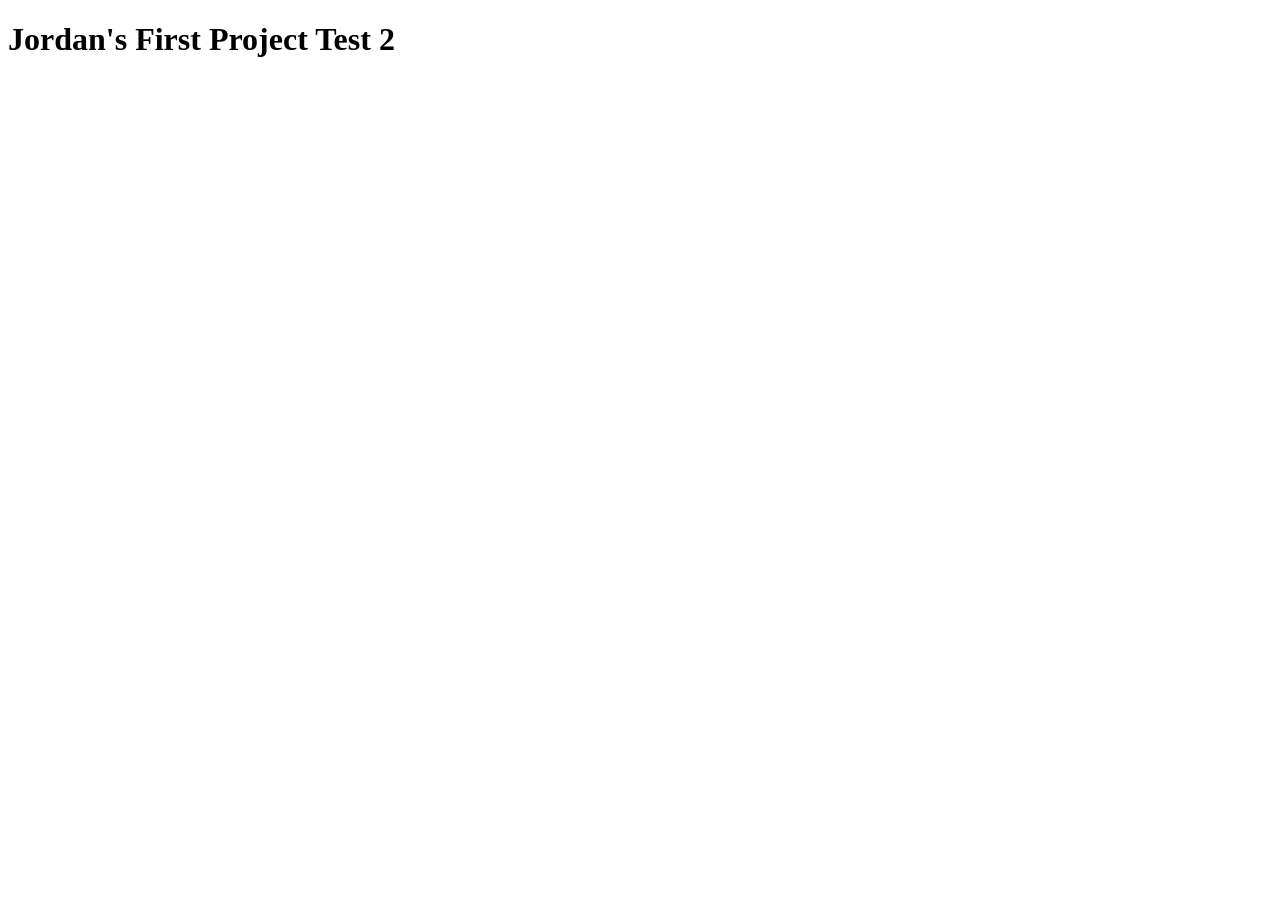
<file: index.html>
<!DOCTYPE html>
<html lang="en">
<head>
    <meta charset="UTF-8">
    <meta http-equiv="X-UA-Compatible" content="IE=edge">
    <meta name="viewport" content="width=device-width, initial-scale=1.0">
    <title>Document</title>
</head>
<body>
    <div class="container">
        <h1>Jordan's First Project Test 2</h1>
    </div>
</body>
</html>
</file>
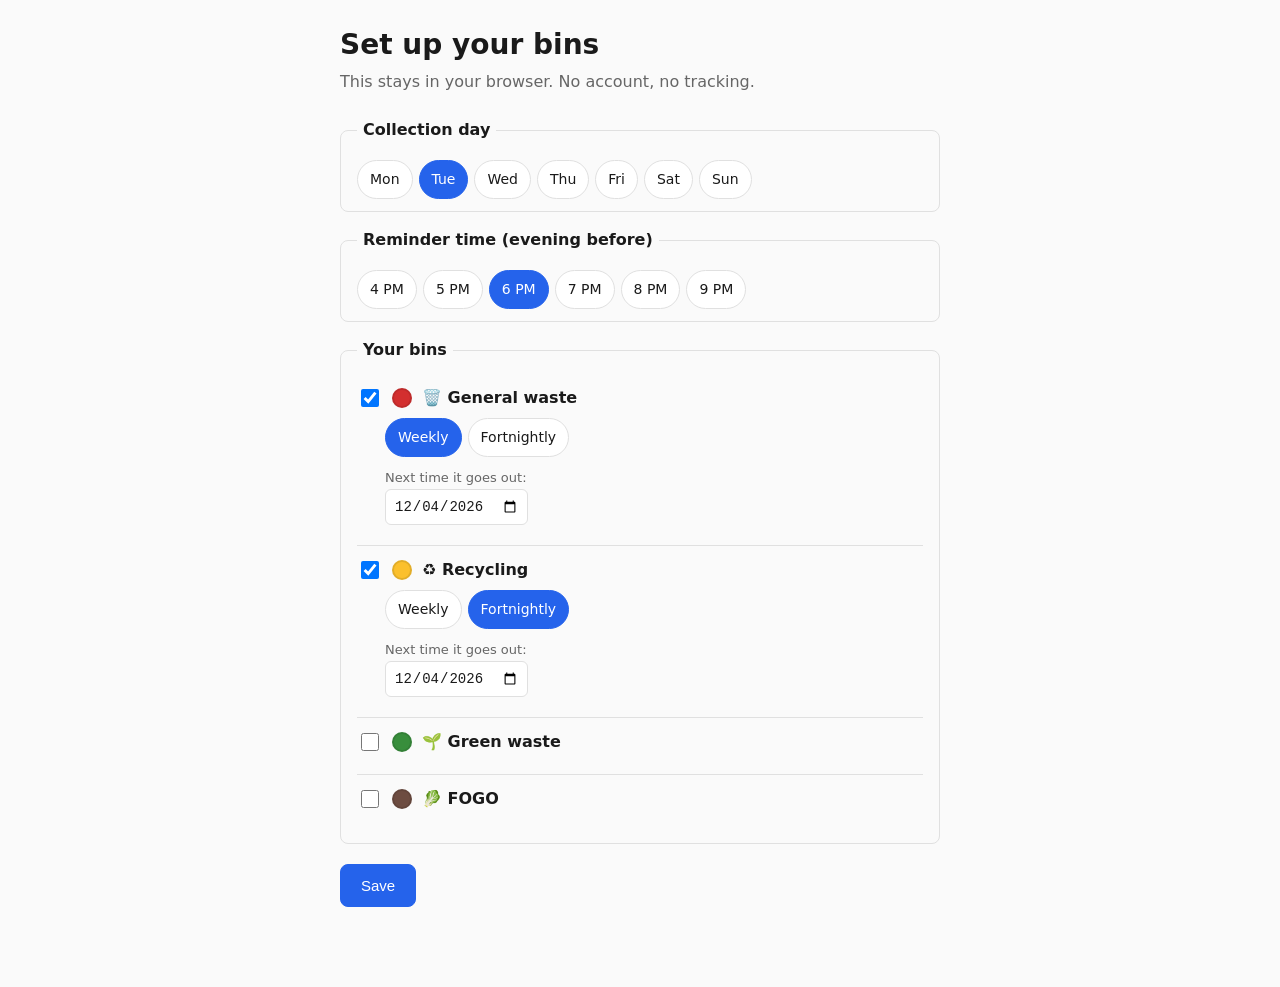
<file: bin-night/index.html>
<!DOCTYPE html>
<html lang="en">
<head>
  <meta charset="UTF-8">
  <meta name="viewport" content="width=device-width, initial-scale=1.0">
  <meta name="theme-color" content="#2563eb">
  <title>Bin Night</title>
  <link rel="stylesheet" href="./src/styles.css">
</head>
<body>
  <main id="app"></main>
  <script type="module" src="./src/app.mjs"></script>
</body>
</html>
</file>
<file: bin-night/src/styles.css>
:root {
  color-scheme: light dark;
  --bg: #fafafa;
  --card: #ffffff;
  --text: #1a1a1a;
  --muted: #666;
  --border: #e0e0e0;
  --accent: #2563eb;
  --accent-contrast: #ffffff;
  --shadow: 0 1px 3px rgba(0, 0, 0, 0.08);
  font-family: system-ui, -apple-system, 'Segoe UI', Roboto, sans-serif;
}

@media (prefers-color-scheme: dark) {
  :root {
    --bg: #0f1115;
    --card: #181b22;
    --text: #f1f1f1;
    --muted: #9ca3af;
    --border: #2a2e38;
    --accent: #3b82f6;
    --shadow: 0 1px 3px rgba(0, 0, 0, 0.4);
  }
}

* { box-sizing: border-box; }

body {
  margin: 0;
  background: var(--bg);
  color: var(--text);
  min-height: 100vh;
  line-height: 1.5;
}

main {
  max-width: 640px;
  margin: 0 auto;
  padding: 24px 20px 80px;
}

h1 {
  font-size: 28px;
  margin: 0 0 4px;
}

h2 {
  font-size: 18px;
  margin: 24px 0 10px;
}

.tagline {
  color: var(--muted);
  margin: 0 0 24px;
}

.card {
  background: var(--card);
  border: 1px solid var(--border);
  border-radius: 12px;
  padding: 20px;
  box-shadow: var(--shadow);
  margin-bottom: 16px;
}

.next-card {
  border-left: 4px solid var(--accent);
}

.next-when {
  font-size: 24px;
  font-weight: 600;
  margin: 0 0 4px;
}

.next-date {
  color: var(--muted);
  margin: 0 0 16px;
}

.bin-row {
  display: flex;
  align-items: center;
  gap: 12px;
  padding: 8px 0;
}

.bin-dot {
  width: 20px;
  height: 20px;
  border-radius: 50%;
  flex-shrink: 0;
  border: 2px solid rgba(0, 0, 0, 0.1);
}

.bin-label {
  font-size: 16px;
}

.upcoming-item {
  display: flex;
  justify-content: space-between;
  align-items: center;
  padding: 10px 0;
  border-bottom: 1px solid var(--border);
}

.upcoming-item:last-child { border-bottom: none; }

.upcoming-bins {
  display: flex;
  gap: 4px;
}

.upcoming-bin-dot {
  width: 14px;
  height: 14px;
  border-radius: 50%;
  border: 1px solid rgba(0, 0, 0, 0.1);
}

fieldset {
  border: 1px solid var(--border);
  border-radius: 8px;
  padding: 12px 16px;
  margin: 0 0 16px;
}

legend {
  font-weight: 600;
  padding: 0 6px;
}

label {
  display: block;
  margin: 8px 0;
}

.day-grid {
  display: grid;
  grid-template-columns: repeat(auto-fit, minmax(70px, 1fr));
  gap: 6px;
}

.chip {
  display: inline-block;
  padding: 8px 12px;
  border: 1px solid var(--border);
  border-radius: 20px;
  background: var(--card);
  color: var(--text);
  cursor: pointer;
  font-size: 14px;
  text-align: center;
  user-select: none;
}

.chip:hover { border-color: var(--accent); }

.chip.selected {
  background: var(--accent);
  color: var(--accent-contrast);
  border-color: var(--accent);
}

.chip-row {
  display: flex;
  flex-wrap: wrap;
  gap: 6px;
  margin-top: 6px;
}

.bin-config {
  padding: 12px 0;
  border-bottom: 1px solid var(--border);
}

.bin-config:last-child { border-bottom: none; }

.bin-config-header {
  display: flex;
  align-items: center;
  gap: 10px;
  margin-bottom: 8px;
}

.bin-config-body { padding-left: 28px; }

input[type="checkbox"] { width: 18px; height: 18px; }
input[type="date"], input[type="time"] {
  padding: 8px;
  border: 1px solid var(--border);
  border-radius: 6px;
  background: var(--card);
  color: var(--text);
  font-size: 14px;
}

.btn-row {
  display: flex;
  gap: 10px;
  margin-top: 20px;
  flex-wrap: wrap;
}

button {
  padding: 12px 20px;
  border: 1px solid var(--border);
  border-radius: 8px;
  background: var(--card);
  color: var(--text);
  cursor: pointer;
  font-size: 15px;
  font-weight: 500;
}

button:hover { border-color: var(--accent); }

button.primary {
  background: var(--accent);
  color: var(--accent-contrast);
  border-color: var(--accent);
}

button.primary:hover { filter: brightness(1.1); }

button:disabled {
  opacity: 0.5;
  cursor: not-allowed;
}

.small { font-size: 13px; color: var(--muted); }

footer {
  text-align: center;
  color: var(--muted);
  font-size: 12px;
  padding: 24px 0;
}
</file>
